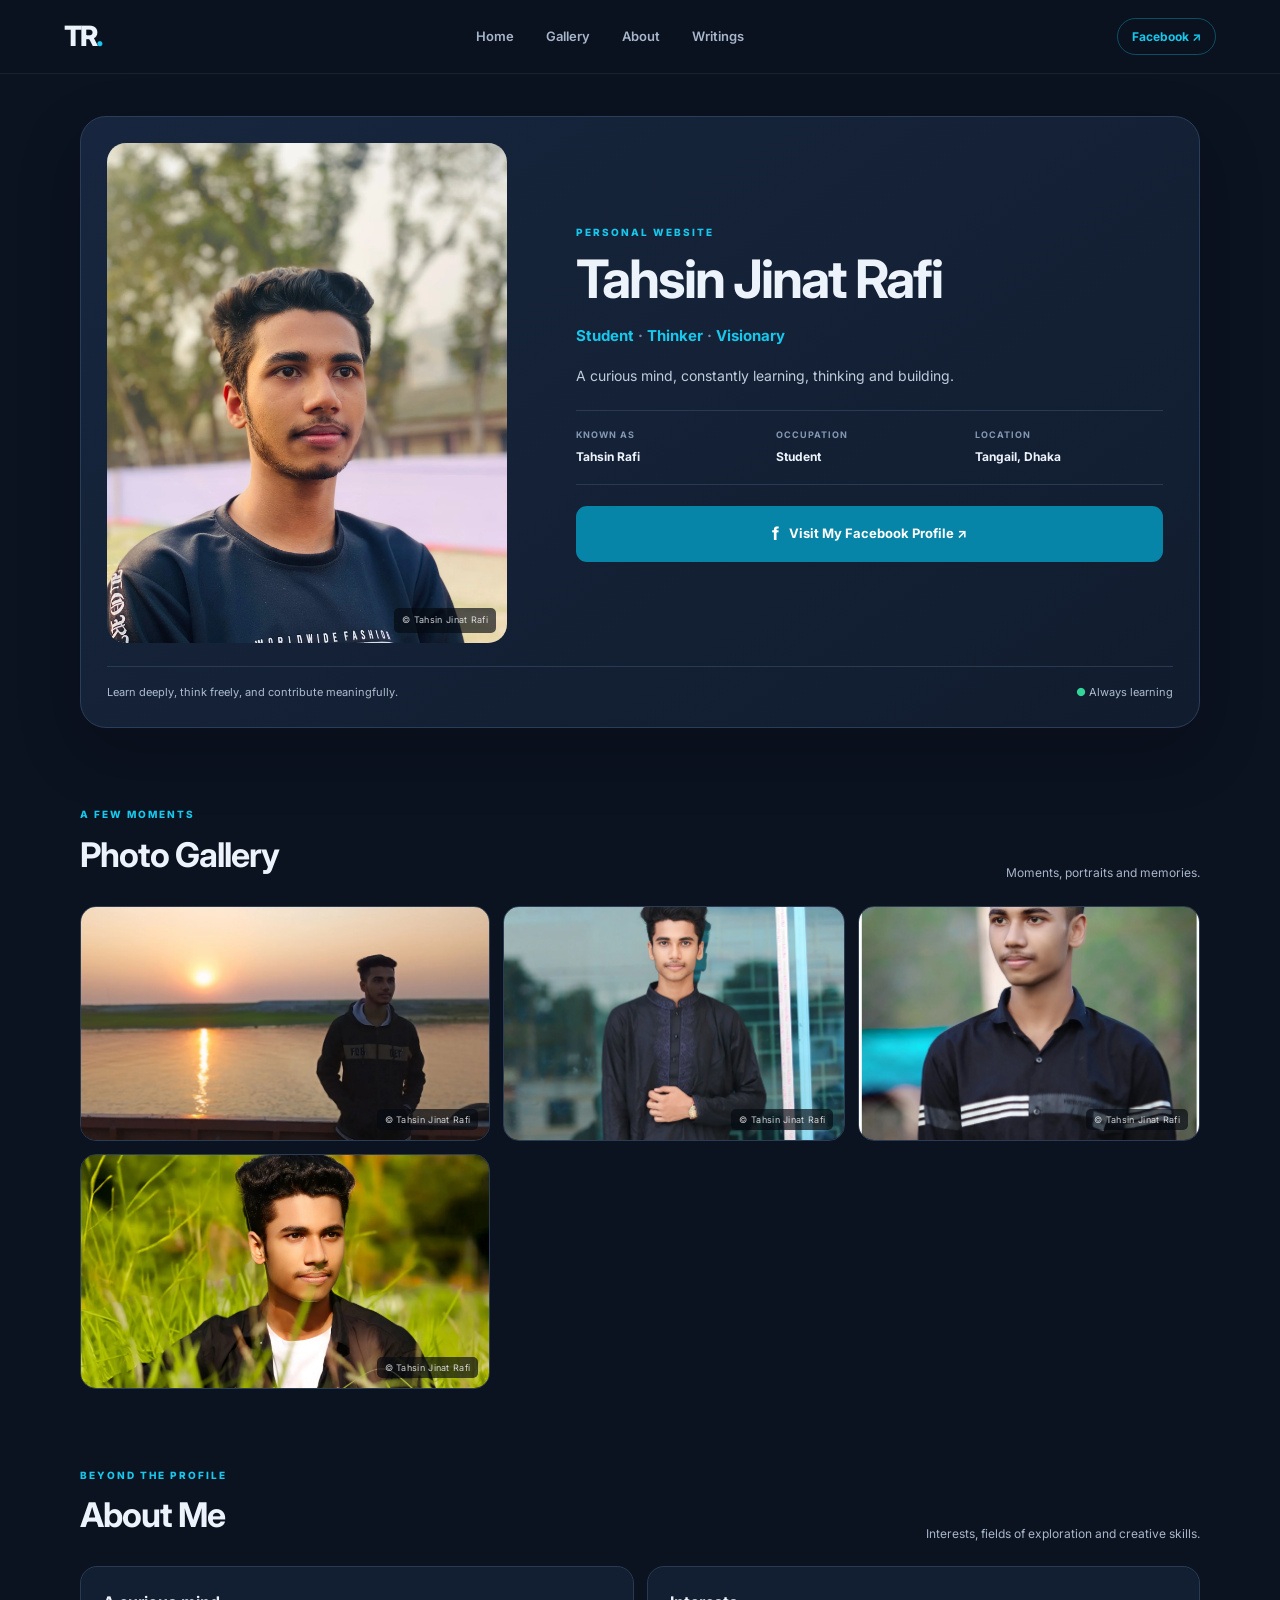
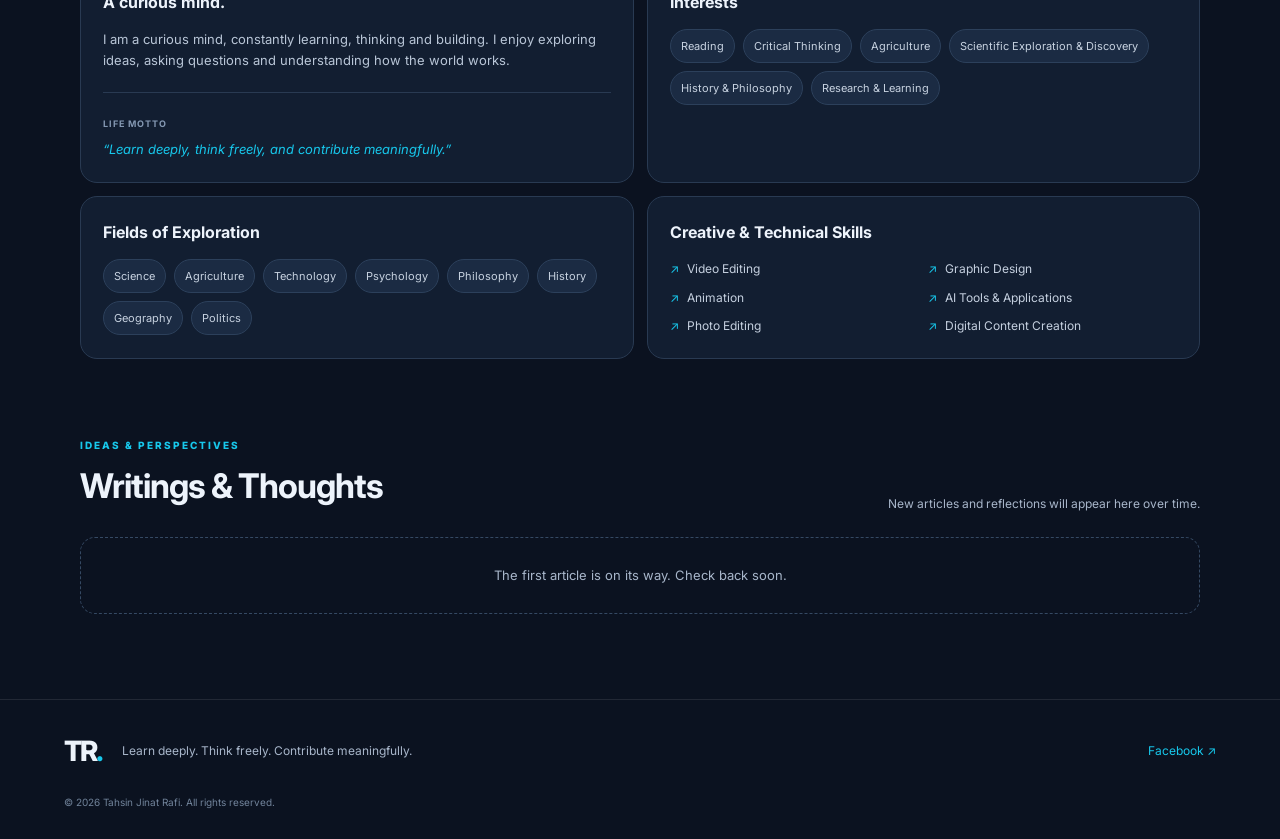
<file: index.html>
<!DOCTYPE html>
<html lang="en">
<head>
  <meta charset="UTF-8">
  <meta name="viewport" content="width=device-width, initial-scale=1">

  <title>Tahsin Rafi | Personal Website – Student, Thinker & Visionary</title>

  <meta name="description" content="Explore the personal website of Tahsin Jinat Rafi, also known as Tahsin Rafi. Discover his interests in science, agriculture, technology, philosophy, history, and creative work.">

  <meta name="author" content="Tahsin Jinat Rafi">
  <meta name="robots" content="index, follow">
  <meta name="theme-color" content="#0b1220">

  <link rel="canonical" href="https://tahsinjinatrafi.github.io/">

  <link rel="preconnect" href="https://fonts.googleapis.com">
  <link rel="preconnect" href="https://fonts.gstatic.com" crossorigin>
  <link href="https://fonts.googleapis.com/css2?family=Inter:wght@400;500;600;700;800&display=swap" rel="stylesheet">

  <link rel="stylesheet" href="styles.css">

  <!-- Open Graph: Facebook and other social platforms -->
  <meta property="og:type" content="website">
  <meta property="og:site_name" content="Tahsin Rafi">
  <meta property="og:title" content="Tahsin Rafi | Personal Website">
  <meta property="og:description" content="Student, Thinker and Visionary. A curious mind, constantly learning, thinking and building. Explore my interests, photographs and writings.">
  <meta property="og:url" content="https://tahsinjinatrafi.github.io/">
  <meta property="og:image" content="https://tahsinjinatrafi.github.io/assets/profile.webp">
  <meta property="og:image:alt" content="Portrait of Tahsin Jinat Rafi">
  <meta property="og:locale" content="en_US">

  <!-- Twitter / X sharing -->
  <meta name="twitter:card" content="summary_large_image">
  <meta name="twitter:title" content="Tahsin Rafi | Personal Website">
  <meta name="twitter:description" content="Student, Thinker and Visionary. A curious mind, constantly learning, thinking and building.">
  <meta name="twitter:image" content="https://tahsinjinatrafi.github.io/assets/profile.webp">
  <meta name="twitter:image:alt" content="Portrait of Tahsin Jinat Rafi">

  <!-- Person structured data -->
  <script type="application/ld+json">
  {
    "@context": "https://schema.org",
    "@type": "Person",
    "@id": "https://tahsinjinatrafi.github.io/#person",
    "name": "Tahsin Jinat Rafi",
    "alternateName": "Tahsin Rafi",
    "url": "https://tahsinjinatrafi.github.io/",
    "image": "https://tahsinjinatrafi.github.io/assets/profile.webp",
    "jobTitle": "Student",
    "description": "A curious mind, constantly learning, thinking and building.",
    "sameAs": [
      "https://www.facebook.com/tahsinjinat.rafi"
    ],
    "knowsAbout": [
      "Science",
      "Agriculture",
      "Technology",
      "Psychology",
      "Philosophy",
      "History",
      "Geography",
      "Research and Learning"
    ]
  }
  </script>

  <!-- Website structured data -->
  <script type="application/ld+json">
  {
    "@context": "https://schema.org",
    "@type": "WebSite",
    "@id": "https://tahsinjinatrafi.github.io/#website",
    "name": "Tahsin Rafi",
    "alternateName": "Tahsin Jinat Rafi",
    "url": "https://tahsinjinatrafi.github.io/",
    "inLanguage": "en",
    "publisher": {
      "@id": "https://tahsinjinatrafi.github.io/#person"
    }
  }
  </script>
</head>

<body>
  <a class="skip-link" href="#main-content">Skip to content</a>

  <header class="top">
    <a class="logo" href="#home" aria-label="Tahsin Rafi homepage">TR<span>.</span></a>

    <nav id="nav" aria-label="Main navigation">
      <a href="#home">Home</a>
      <a href="#gallery">Gallery</a>
      <a href="#about">About</a>
      <a href="#writings">Writings</a>
    </nav>

    <a class="top-fb"
       href="https://www.facebook.com/tahsinjinat.rafi"
       target="_blank"
       rel="noopener noreferrer">
      Facebook ↗
    </a>

    <button class="menu"
            type="button"
            aria-label="Open navigation menu"
            aria-controls="nav"
            aria-expanded="false">
      ☰
    </button>
  </header>

  <main id="main-content">

    <!-- Hero / Profile -->
    <section class="wrap hero" id="home">
      <article class="profile">
        <div class="hero-grid">

          <div class="portrait">
            <img class="protected"
                 src="assets/profile.webp"
                 alt="Portrait of Tahsin Jinat Rafi"
                 width="600"
                 height="750"
                 fetchpriority="high"
                 decoding="async">
            <span class="watermark">© Tahsin Jinat Rafi</span>
          </div>

          <div class="bio">
            <p class="kicker">PERSONAL WEBSITE</p>

            <h1>Tahsin Jinat Rafi</h1>

            <p class="tag">
              Student <i>·</i> Thinker <i>·</i> Visionary
            </p>

            <p class="intro">
              A curious mind, constantly learning, thinking and building.
            </p>

            <div class="facts">
              <div>
                <small>KNOWN AS</small>
                <b>Tahsin Rafi</b>
              </div>

              <div>
                <small>OCCUPATION</small>
                <b>Student</b>
              </div>

              <div>
                <small>LOCATION</small>
                <b>Tangail, Dhaka</b>
              </div>
            </div>

            <a class="fb-button"
               href="https://www.facebook.com/tahsinjinat.rafi"
               target="_blank"
               rel="noopener noreferrer">
              <strong aria-hidden="true">f</strong>
              Visit My Facebook Profile ↗
            </a>
          </div>
        </div>

        <div class="motto-line">
          <span>Learn deeply, think freely, and contribute meaningfully.</span>
          <span>● Always learning</span>
        </div>
      </article>
    </section>

    <!-- Gallery -->
    <section class="wrap section" id="gallery">
      <div class="heading">
        <div>
          <p class="kicker">A FEW MOMENTS</p>
          <h2>Photo Gallery</h2>
        </div>
        <p>Moments, portraits and memories.</p>
      </div>

      <div class="gallery">

        <button type="button" data-i="0" aria-label="Open sunset photo">
          <img class="protected"
               src="assets/gallery-sunset.webp"
               alt="Tahsin beside a river at sunset"
               width="600"
               height="450"
               loading="lazy"
               decoding="async">
          <span class="watermark">© Tahsin Jinat Rafi</span>
        </button>

        <button type="button" data-i="1" aria-label="Open traditional portrait">
          <img class="protected"
               src="assets/gallery-panjabi.webp"
               alt="Tahsin wearing a black traditional outfit"
               width="600"
               height="450"
               loading="lazy"
               decoding="async">
          <span class="watermark">© Tahsin Jinat Rafi</span>
        </button>

        <button type="button" data-i="2" aria-label="Open portrait">
          <img class="protected"
               src="assets/gallery-portrait.webp"
               alt="Portrait of Tahsin in a black shirt"
               width="600"
               height="450"
               loading="lazy"
               decoding="async">
          <span class="watermark">© Tahsin Jinat Rafi</span>
        </button>

        <button type="button" data-i="3" aria-label="Open nature portrait">
          <img class="protected"
               src="assets/gallery-nature.webp"
               alt="Tahsin among green plants in sunlight"
               width="600"
               height="450"
               loading="lazy"
               decoding="async">
          <span class="watermark">© Tahsin Jinat Rafi</span>
        </button>

      </div>
    </section>

    <!-- About -->
    <section class="wrap section" id="about">
      <div class="heading">
        <div>
          <p class="kicker">BEYOND THE PROFILE</p>
          <h2>About Me</h2>
        </div>
        <p>Interests, fields of exploration and creative skills.</p>
      </div>

      <div class="about-grid">

        <article class="panel">
          <h3>A curious mind.</h3>
          <p>
            I am a curious mind, constantly learning, thinking and building.
            I enjoy exploring ideas, asking questions and understanding how
            the world works.
          </p>

          <div class="life">
            <small>LIFE MOTTO</small>
            <p>“Learn deeply, think freely, and contribute meaningfully.”</p>
          </div>
        </article>

        <article class="panel">
          <h3>Interests</h3>
          <div class="chips">
            <span>Reading</span>
            <span>Critical Thinking</span>
            <span>Agriculture</span>
            <span>Scientific Exploration &amp; Discovery</span>
            <span>History &amp; Philosophy</span>
            <span>Research &amp; Learning</span>
          </div>
        </article>

        <article class="panel">
          <h3>Fields of Exploration</h3>
          <div class="chips">
            <span>Science</span>
            <span>Agriculture</span>
            <span>Technology</span>
            <span>Psychology</span>
            <span>Philosophy</span>
            <span>History</span>
            <span>Geography</span>
            <span>Politics</span>
          </div>
        </article>

        <article class="panel">
          <h3>Creative &amp; Technical Skills</h3>
          <ul class="skills">
            <li>Video Editing</li>
            <li>Graphic Design</li>
            <li>Animation</li>
            <li>AI Tools &amp; Applications</li>
            <li>Photo Editing</li>
            <li>Digital Content Creation</li>
          </ul>
        </article>

      </div>
    </section>

    <!-- Writings -->
    <section class="wrap section" id="writings">
      <div class="heading">
        <div>
          <p class="kicker">IDEAS &amp; PERSPECTIVES</p>
          <h2>Writings &amp; Thoughts</h2>
        </div>
        <p>New articles and reflections will appear here over time.</p>
      </div>

      <div id="articles" aria-live="polite"></div>

      <p class="empty" id="empty">
        The first article is on its way. Check back soon.
      </p>
    </section>

  </main>

  <footer>
    <a class="logo" href="#home" aria-label="Back to homepage">TR<span>.</span></a>

    <p>Learn deeply. Think freely. Contribute meaningfully.</p>

    <a href="https://www.facebook.com/tahsinjinat.rafi"
       target="_blank"
       rel="noopener noreferrer">
      Facebook ↗
    </a>

    <small>
      © <span id="year"></span> Tahsin Jinat Rafi. All rights reserved.
    </small>
  </footer>

  <!-- Gallery lightbox -->
  <div class="lightbox"
       id="lightbox"
       role="dialog"
       aria-modal="true"
       aria-label="Photo viewer"
       aria-hidden="true">

    <button class="close" type="button" aria-label="Close photo viewer">×</button>
    <button class="prev" type="button" aria-label="Previous photo">‹</button>

    <figure>
      <img id="large" alt="" decoding="async">
      <figcaption id="count"></figcaption>
      <span class="watermark">© Tahsin Jinat Rafi</span>
    </figure>

    <button class="next" type="button" aria-label="Next photo">›</button>
  </div>

  <script src="articles.js"></script>
  <script src="script.js"></script>
</body>
</html>
</file>
<file: styles.css>
:root {
  --bg: #0b1220;
  --card: #142137;
  --panel: #121e31;
  --line: #293a52;
  --text: #edf3fb;
  --muted: #a8b6ca;
  --cyan: #17c8ec;
}

* {
  box-sizing: border-box;
}

html {
  scroll-behavior: smooth;
  scroll-padding-top: 85px;
}

body {
  margin: 0;
  background: var(--bg);
  color: var(--text);
  font-family: Inter, system-ui, sans-serif;
  line-height: 1.65;
}

body,
button {
  font-family: Inter, system-ui, sans-serif;
}

button {
  color: inherit;
}

a {
  color: inherit;
  text-decoration: none;
}

img {
  max-width: 100%;
}

/* Accessibility */
.skip-link {
  position: absolute;
  top: -100px;
  left: 12px;
  z-index: 100;
  padding: 10px 15px;
  background: var(--cyan);
  color: #06101c;
  border-radius: 8px;
  font-weight: 700;
}

.skip-link:focus {
  top: 12px;
}

:focus-visible {
  outline: 2px solid var(--cyan);
  outline-offset: 4px;
}

/* Header and navigation */
.top {
  height: 74px;
  padding: 0 5%;
  display: flex;
  align-items: center;
  justify-content: space-between;
  border-bottom: 1px solid #ffffff12;
  background: #0b1220ed;
  position: sticky;
  top: 0;
  z-index: 5;
  backdrop-filter: blur(14px);
  -webkit-backdrop-filter: blur(14px);
}

.logo {
  font-size: 28px;
  font-weight: 800;
  letter-spacing: -2px;
}

.logo span {
  color: var(--cyan);
}

nav {
  display: flex;
  gap: 32px;
  color: var(--muted);
  font-size: 13px;
  font-weight: 600;
}

nav a {
  transition: color 0.2s ease;
}

nav a:hover,
footer > a:hover {
  color: var(--cyan);
}

.top-fb {
  color: var(--cyan);
  border: 1px solid #17c8ec55;
  border-radius: 30px;
  padding: 8px 14px;
  font-size: 12px;
  font-weight: 700;
  transition: background 0.2s ease;
}

.top-fb:hover {
  background: #17c8ec15;
}

.menu {
  display: none;
  background: none;
  border: 0;
  color: white;
  font-size: 24px;
  cursor: pointer;
}

/* General layout */
.wrap {
  width: min(1120px, 90%);
  margin: auto;
}

.hero {
  padding-top: 42px;
}

/* Profile card */
.profile {
  padding: 26px;
  background: linear-gradient(145deg, #17263e, #111c2e);
  border: 1px solid #2b3e59;
  border-radius: 26px;
  box-shadow: 0 24px 65px #0003;
}

.hero-grid {
  display: grid;
  grid-template-columns: 0.82fr 1.18fr;
  gap: 38px;
  align-items: center;
}

.portrait {
  position: relative;
  aspect-ratio: 4 / 5;
  max-height: 500px;
  overflow: hidden;
  border-radius: 19px;
  background: #233750;
}

.portrait img {
  width: 100%;
  height: 100%;
  object-fit: cover;
  object-position: center 35%;
  display: block;
}

.watermark {
  position: absolute;
  right: 11px;
  bottom: 10px;
  background: #050a12a8;
  color: #ffffffc9;
  font-size: 9px;
  letter-spacing: 0.3px;
  padding: 5px 8px;
  border-radius: 5px;
  pointer-events: none;
}

.bio {
  padding: 10px;
}

.kicker {
  color: var(--cyan);
  font-size: 10px;
  letter-spacing: 2px;
  font-weight: 800;
  margin: 0 0 9px;
}

h1 {
  font-size: clamp(32px, 5vw, 53px);
  letter-spacing: -2px;
  line-height: 1.12;
  margin: 0 0 12px;
}

.tag {
  color: var(--cyan);
  font-weight: 700;
  font-size: 15px;
}

.tag i {
  color: #778ba6;
  font-style: normal;
}

.intro {
  color: #c0ccdc;
  font-size: 14px;
  margin: 12px 0 23px;
}

.facts {
  display: grid;
  grid-template-columns: repeat(3, 1fr);
  gap: 12px;
  border-block: 1px solid var(--line);
  padding: 17px 0;
}

.facts div {
  display: flex;
  flex-direction: column;
  gap: 4px;
}

.facts small,
.life small {
  font-size: 9px;
  letter-spacing: 1px;
  color: #8498b2;
  font-weight: 700;
}

.facts b {
  font-size: 12px;
  overflow-wrap: anywhere;
}

.fb-button {
  margin-top: 21px;
  background: #0785a8;
  padding: 13px 16px;
  border-radius: 11px;
  display: flex;
  justify-content: center;
  align-items: center;
  gap: 10px;
  font-size: 13px;
  font-weight: 700;
  color: white;
  transition: background 0.2s ease, transform 0.2s ease;
}

.fb-button:hover {
  background: #0aa4c9;
  transform: translateY(-2px);
}

.fb-button strong {
  font-size: 18px;
}

.motto-line {
  border-top: 1px solid var(--line);
  margin-top: 23px;
  padding-top: 16px;
  display: flex;
  justify-content: space-between;
  gap: 15px;
  color: #aebcd0;
  font-size: 11px;
}

.motto-line span:last-child {
  white-space: nowrap;
}

.motto-line span:last-child::first-letter {
  color: #32d49a;
}

/* Sections */
.section {
  padding-top: 78px;
}

.heading {
  display: flex;
  justify-content: space-between;
  align-items: end;
  gap: 20px;
  margin-bottom: 23px;
}

.heading .kicker {
  margin-bottom: 4px;
}

.heading h2 {
  font-size: clamp(25px, 3vw, 34px);
  letter-spacing: -1px;
  margin: 0;
}

.heading > p {
  color: var(--muted);
  font-size: 12px;
  margin: 0;
  text-align: right;
}

/* Gallery */
.gallery {
  display: grid;
  grid-template-columns: 1.2fr 1fr 1fr;
  grid-auto-rows: 235px;
  gap: 13px;
}

.gallery button {
  position: relative;
  overflow: hidden;
  border: 1px solid #2b3d55;
  border-radius: 16px;
  padding: 0;
  background: var(--panel);
  cursor: pointer;
  min-width: 0;
}

.gallery img {
  width: 100%;
  height: 100%;
  object-fit: cover;
  display: block;
  transition: transform 0.4s ease;
}

.gallery button:hover img {
  transform: scale(1.04);
}

/* About */
.about-grid {
  display: grid;
  grid-template-columns: repeat(2, 1fr);
  gap: 13px;
}

.panel {
  background: var(--panel);
  border: 1px solid #293a52;
  border-radius: 17px;
  padding: 22px;
}

.panel h3 {
  font-size: 16px;
  margin: 0 0 13px;
}

.panel p {
  color: #b9c6d7;
  font-size: 13px;
  margin: 0;
}

.life {
  margin-top: 20px;
  padding-top: 15px;
  border-top: 1px solid var(--line);
}

.life p {
  color: var(--cyan);
  font-style: italic;
  margin-top: 5px;
}

.chips {
  display: flex;
  flex-wrap: wrap;
  gap: 8px;
}

.chips span {
  font-size: 11px;
  color: #c7d2e0;
  background: #1b2b43;
  border: 1px solid #2c405b;
  padding: 7px 10px;
  border-radius: 20px;
}

.skills {
  list-style: none;
  padding: 0;
  margin: 0;
  display: grid;
  grid-template-columns: 1fr 1fr;
  gap: 9px;
}

.skills li {
  font-size: 12px;
  color: #c5d0df;
}

.skills li::before {
  content: "↗";
  color: var(--cyan);
  margin-right: 8px;
}

/* Articles */
.article {
  background: var(--panel);
  border: 1px solid var(--line);
  padding: 19px;
  border-radius: 15px;
  margin-bottom: 12px;
}

.article small {
  color: var(--cyan);
  font-size: 10px;
}

.article h3 {
  margin: 5px 0;
  font-size: 17px;
}

.article p {
  margin: 0;
  color: var(--muted);
  font-size: 13px;
}

.empty {
  border: 1px dashed #354963;
  border-radius: 15px;
  padding: 27px;
  text-align: center;
  color: var(--muted);
  font-size: 13px;
}

.empty[hidden] {
  display: none;
}

/* Footer */
footer {
  margin-top: 85px;
  border-top: 1px solid #ffffff18;
  padding: 28px 5%;
  display: flex;
  align-items: center;
  gap: 20px;
  flex-wrap: wrap;
}

footer p {
  color: var(--muted);
  font-size: 12px;
  margin-right: auto;
}

footer > a:not(.logo) {
  font-size: 12px;
  color: var(--cyan);
}

footer small {
  width: 100%;
  color: #71839a;
  font-size: 10px;
}

/* Lightbox */
.lightbox {
  display: none;
  position: fixed;
  inset: 0;
  z-index: 20;
  background: #02060df2;
  align-items: center;
  justify-content: center;
  padding: 50px 65px;
}

.lightbox.open {
  display: flex;
}

.lightbox figure {
  position: relative;
  margin: 0;
  max-width: 100%;
  max-height: 100%;
  display: flex;
  flex-direction: column;
  align-items: center;
}

.lightbox figure img {
  max-width: 100%;
  max-height: calc(100vh - 120px);
  object-fit: contain;
  border-radius: 9px;
}

.lightbox figcaption {
  color: #aebbd0;
  font-size: 12px;
  margin-top: 8px;
}

.lightbox button {
  position: absolute;
  border: 1px solid #40536d;
  background: #142239;
  color: white;
  border-radius: 50%;
  width: 42px;
  height: 42px;
  font-size: 27px;
  cursor: pointer;
}

.close {
  right: 22px;
  top: 18px;
}

.prev {
  left: 18px;
  top: 50%;
  transform: translateY(-50%);
}

.next {
  right: 18px;
  top: 50%;
  transform: translateY(-50%);
}

/* Image selection and dragging deterrent */
.protected {
  user-select: none;
  -webkit-user-select: none;
  -webkit-user-drag: none;
}

/* Tablet and mobile */
@media (max-width: 760px) {
  .top {
    height: 65px;
  }

  .menu {
    display: block;
  }

  .top-fb {
    margin-left: auto;
    margin-right: 14px;
  }

  nav {
    display: none;
    position: absolute;
    top: 64px;
    left: 0;
    right: 0;
    background: #111e31;
    padding: 18px 5%;
    flex-direction: column;
    gap: 14px;
    border-bottom: 1px solid var(--line);
  }

  nav.show {
    display: flex;
  }

  .hero {
    padding-top: 22px;
  }

  .profile {
    padding: 15px;
  }

  .hero-grid {
    grid-template-columns: 1fr;
    gap: 18px;
  }

  .portrait {
    width: min(100%, 420px);
    margin: auto;
    max-height: none;
  }

  .bio {
    padding: 3px;
  }

  .bio h1 {
    font-size: 34px;
  }

  .facts {
    grid-template-columns: 1fr 1fr;
  }

  .facts div:last-child {
    grid-column: span 2;
  }

  .motto-line {
    flex-direction: column;
  }

  .section {
    padding-top: 55px;
  }

  .heading {
    align-items: start;
    flex-direction: column;
  }

  .heading > p {
    text-align: left;
  }

  .gallery {
    grid-template-columns: 1fr 1fr;
    grid-auto-rows: 165px;
    gap: 9px;
  }

  .gallery button:first-child,
  .gallery button:last-child {
    grid-column: span 2;
  }

  .about-grid {
    grid-template-columns: 1fr;
  }

  .lightbox {
    padding: 50px 12px;
  }

  .prev {
    left: 5px;
  }

  .next {
    right: 5px;
  }
}

@media (max-width: 420px) {
  .gallery {
    grid-auto-rows: 140px;
  }

  .bio h1 {
    font-size: 29px;
  }

  .facts b {
    font-size: 11px;
  }

  .skills {
    grid-template-columns: 1fr;
  }
}

/* Respect reduced-motion preferences */
@media (prefers-reduced-motion: reduce) {
  *,
  *::before,
  *::after {
    scroll-behavior: auto !important;
    transition-duration: 0.01ms !important;
    animation-duration: 0.01ms !important;
    animation-iteration-count: 1 !important;
  }
}
</file>
